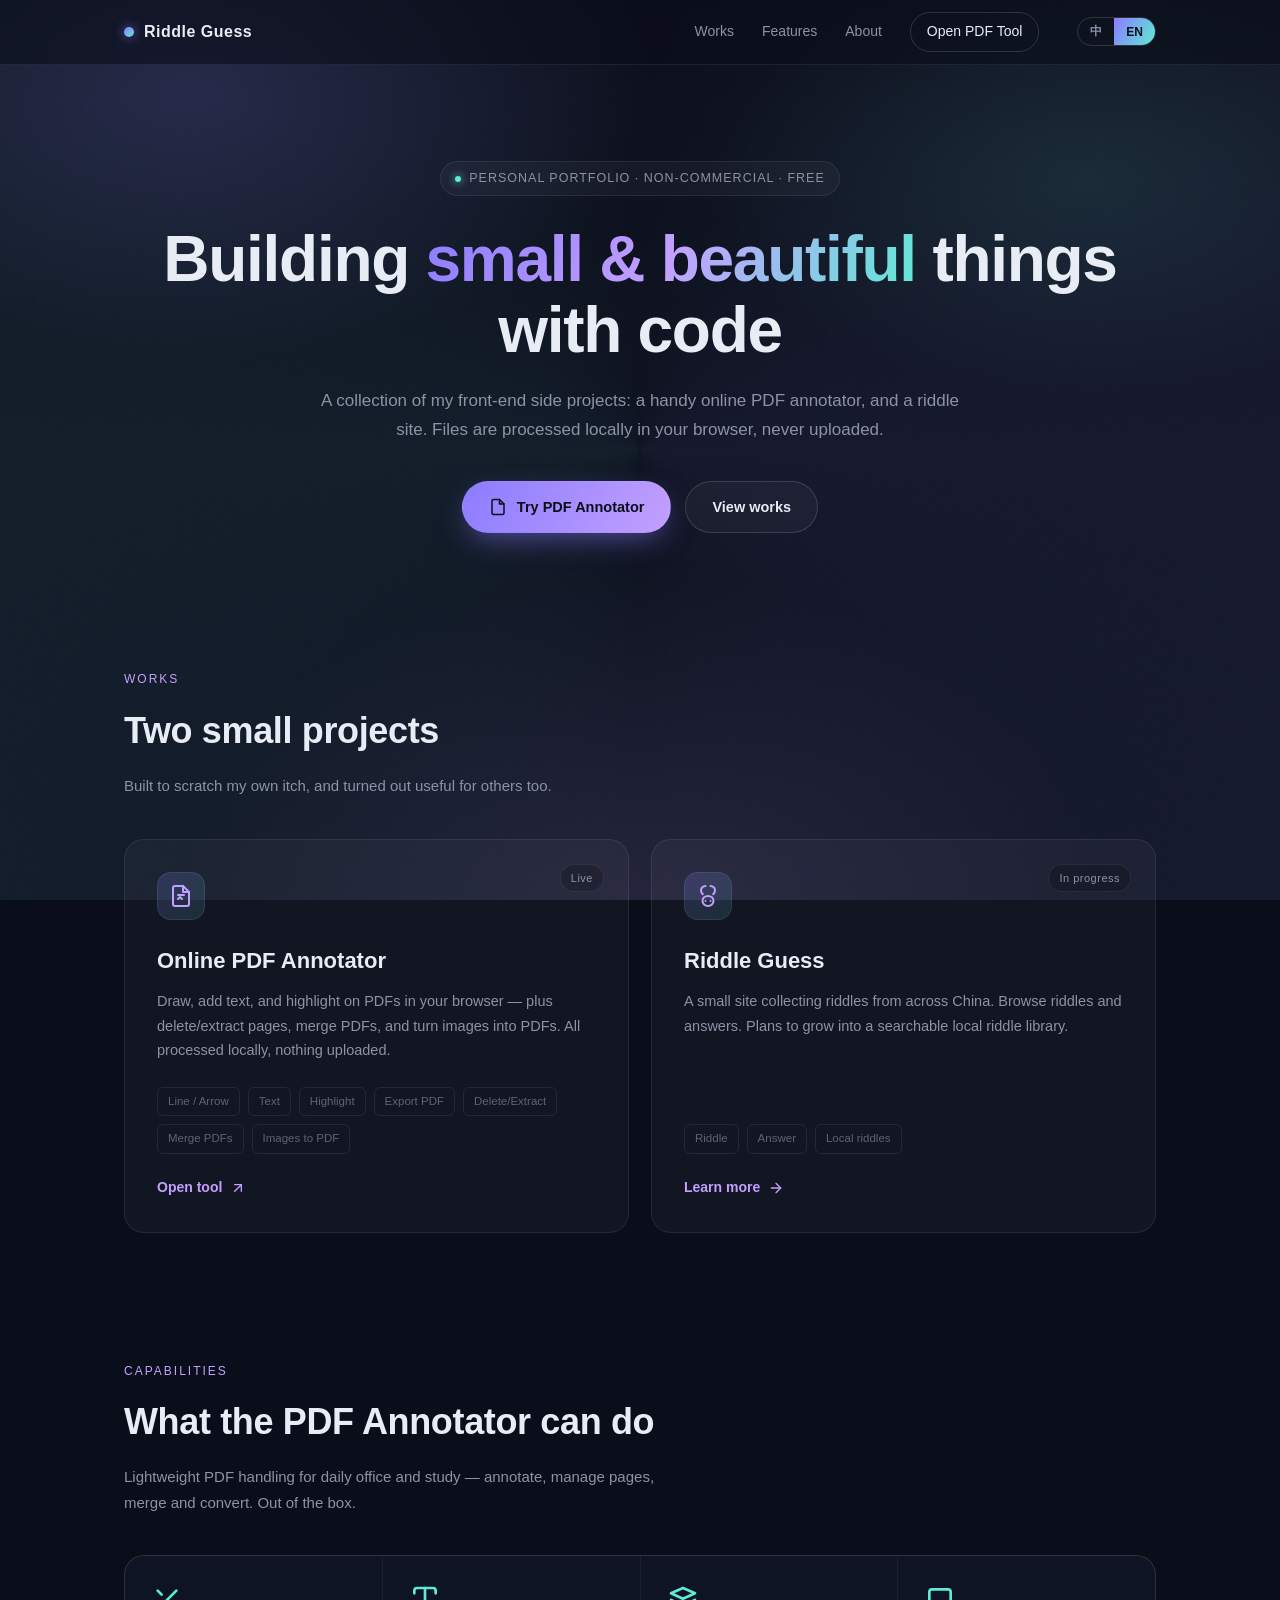
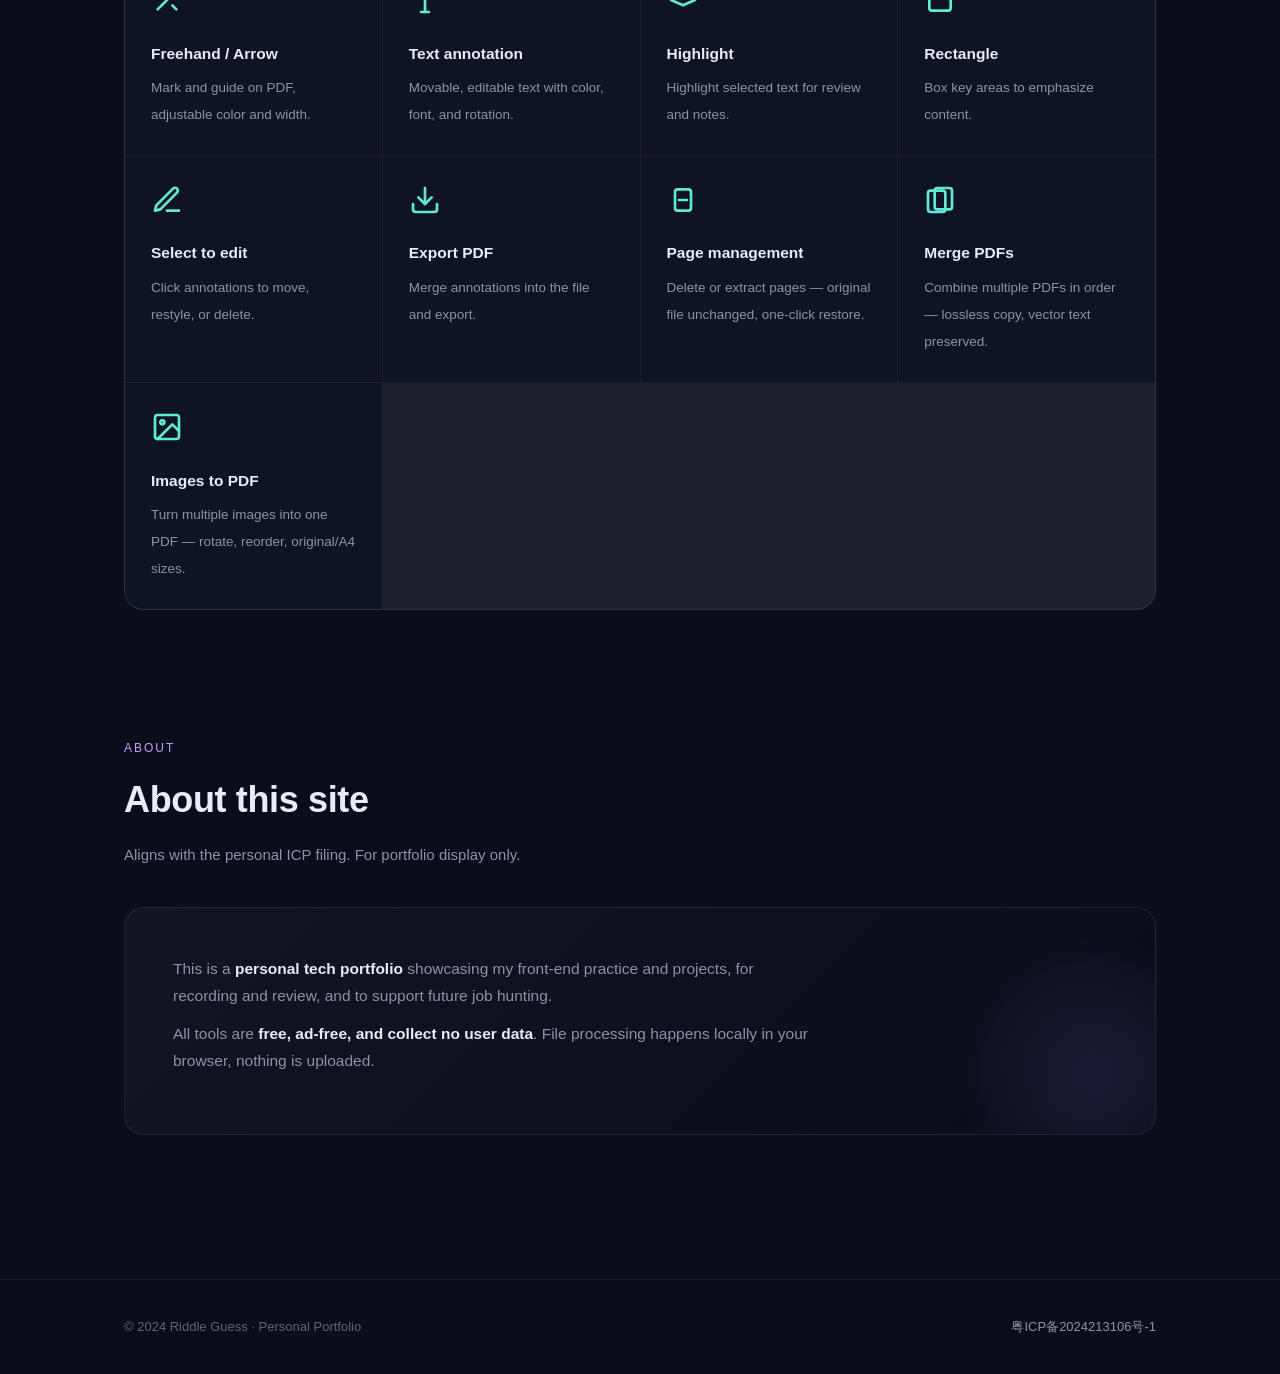
<file: index.html>
<!DOCTYPE html>
<html lang="zh-CN">
  <head>
    <meta charset="UTF-8" />
    <meta name="viewport" content="width=device-width, initial-scale=1.0" />

    <!-- ===== hreflang ===== -->
    <link id="hl_zh" rel="alternate" hreflang="zh-CN" href="https://miyucaicai.cn/" />
    <link id="hl_en" rel="alternate" hreflang="en" href="https://pdfmark.miyucaicai.cn/index.html" />
    <link id="hl_x" rel="alternate" hreflang="x-default" href="https://pdfmark.miyucaicai.cn/index.html" />

    <!-- ===== 核心 SEO（i18n 切换 content） ===== -->
    <title id="i18n_home_doc_title">米鱼菜菜 · 个人作品集 | PDF在线标注工具与谜语小站</title>
    <meta
      id="i18n_home_meta_desc"
      name="description"
      content="米鱼菜菜个人作品集，收录作者开发的两款小作品：PDF在线标注工具（支持画线、文字标注、高亮、导出PDF）与谜语猜猜。纯前端、免费、无需注册，浏览器直接使用。"
    />
    <meta
      name="keywords"
      content="米鱼菜菜,个人作品集,PDF标注,PDF编辑,PDF画线,PDF文字标注,PDF高亮,在线PDF工具,免费PDF标注,PDF批注工具,个人博客,前端作品,PDF annotator,online PDF tool"
    />
    <meta name="author" content="米鱼菜菜" />
    <meta name="robots" content="index, follow" />
    <meta name="language" content="zh-CN" />
    <meta name="revisit-after" content="7 days" />
    <meta name="baidu-site-verification" content="codeva-8sDr6Y2yoA" />
    <!-- ===== Open Graph ===== -->
    <meta property="og:type" content="website" />
    <meta property="og:site_name" content="米鱼菜菜 · 个人作品集" />
    <meta
      id="i18n_home_og_title"
      property="og:title"
      content="米鱼菜菜 · 个人作品集 | PDF在线标注工具与谜语小站"
    />
    <meta
      id="i18n_home_og_desc"
      property="og:description"
      content="作者的个人作品展示：PDF在线标注工具与谜语猜猜。纯前端、免费、无需注册。"
    />
    <meta id="i18n_home_og_locale" property="og:locale" content="zh_CN" />
    <meta id="og_url" property="og:url" content="https://miyucaicai.cn/" />

    <!-- ===== Twitter Cards ===== -->
    <meta name="twitter:card" content="summary_large_image" />
    <meta
      id="i18n_home_twitter_title"
      name="twitter:title"
      content="米鱼菜菜 · 个人作品集"
    />
    <meta
      id="i18n_home_twitter_desc"
      name="twitter:description"
      content="PDF在线标注工具与谜语猜猜，纯前端个人作品。"
    />

    <!-- ===== Canonical ===== -->
    <link id="canonical" rel="canonical" href="https://miyucaicai.cn/" />

    <!-- Favicon -->
    <link rel="icon" type="image/svg+xml" href="favicon.svg" />

    <!-- Sitemap -->
    <link rel="sitemap" type="application/xml" href="/sitemap.xml" />

    <!-- ===== 结构化数据 (JSON-LD) ===== -->
    <script type="application/ld+json">
      {
        "@context": "https://schema.org",
        "@type": "CollectionPage",
        "name": "米鱼菜菜 · 个人作品集",
        "url": "https://miyucaicai.cn/",
        "description": "作者的个人作品展示，包含 PDF 在线标注工具与谜语猜猜两款纯前端小作品。",
        "author": {
          "@type": "Person",
          "name": "米鱼菜菜"
        }
      }
    </script>

    <style>
      :root {
        --bg: #0a0e1a;
        --bg-2: #0f1424;
        --ink: #e8ecf5;
        --muted: #8b93a7;
        --faint: #5b6478;
        --brand: #8b7cff;
        --brand-2: #c3a0ff;
        --accent: #5eead4;
        --card: rgba(255, 255, 255, 0.035);
        --card-hover: rgba(255, 255, 255, 0.06);
        --border: rgba(255, 255, 255, 0.08);
        --border-strong: rgba(255, 255, 255, 0.14);
        --radius: 20px;
        --shadow: 0 24px 60px -20px rgba(0, 0, 0, 0.6);
      }
      * { box-sizing: border-box; }
      html, body { margin: 0; padding: 0; }
      body {
        font-family: -apple-system, BlinkMacSystemFont, "Segoe UI", "PingFang SC",
          "Hiragino Sans GB", "Microsoft YaHei", sans-serif;
        background: var(--bg);
        color: var(--ink);
        line-height: 1.7;
        -webkit-font-smoothing: antialiased;
        overflow-x: hidden;
      }
      a { color: inherit; text-decoration: none; }

      /* ===== Aurora 极光背景 ===== */
      .aurora {
        position: fixed;
        inset: 0;
        z-index: -1;
        overflow: hidden;
        background:
          radial-gradient(60% 50% at 15% 10%, rgba(139, 124, 255, 0.18), transparent 60%),
          radial-gradient(50% 40% at 85% 20%, rgba(94, 234, 212, 0.10), transparent 60%),
          radial-gradient(60% 60% at 50% 100%, rgba(195, 160, 255, 0.10), transparent 60%),
          linear-gradient(180deg, var(--bg) 0%, var(--bg-2) 100%);
      }
      .aurora::before {
        content: "";
        position: absolute;
        inset: -50%;
        background:
          conic-gradient(from 0deg at 50% 50%,
            transparent 0deg,
            rgba(139, 124, 255, 0.06) 90deg,
            transparent 180deg,
            rgba(94, 234, 212, 0.05) 270deg,
            transparent 360deg);
        animation: spin 40s linear infinite;
      }
      @keyframes spin { to { transform: rotate(360deg); } }
      .grain {
        position: fixed; inset: 0; z-index: -1; pointer-events: none;
        opacity: 0.04;
        background-image: url("data:image/svg+xml,%3Csvg xmlns='http://www.w3.org/2000/svg' width='160' height='160'%3E%3Cfilter id='n'%3E%3CfeTurbulence type='fractalNoise' baseFrequency='0.9' numOctaves='2'/%3E%3C/filter%3E%3Crect width='100%25' height='100%25' filter='url(%23n)'/%3E%3C/svg%3E");
      }

      .wrap { max-width: 1080px; margin: 0 auto; padding: 0 24px; }

      /* ===== 顶栏 ===== */
      .topbar {
        position: sticky; top: 0; z-index: 10;
        backdrop-filter: blur(14px);
        -webkit-backdrop-filter: blur(14px);
        background: rgba(10, 14, 26, 0.6);
        border-bottom: 1px solid var(--border);
      }
      .topbar .wrap {
        display: flex; align-items: center; justify-content: space-between;
        height: 64px;
      }
      .logo {
        font-weight: 700; font-size: 16px; letter-spacing: 0.5px;
        display: flex; align-items: center; gap: 10px;
      }
      .logo .dot {
        width: 10px; height: 10px; border-radius: 50%;
        background: linear-gradient(135deg, var(--brand), var(--accent));
        box-shadow: 0 0 12px rgba(139, 124, 255, 0.7);
      }
      .nav { font-size: 14px; color: var(--muted); display: flex; align-items: center; gap: 28px; }
      .nav a { transition: color .2s; }
      .nav a:hover { color: var(--ink); }
      .nav .ext {
        padding: 7px 16px; border: 1px solid var(--border-strong);
        border-radius: 999px; color: var(--ink);
      }
      .nav .ext:hover { background: var(--card-hover); }

      /* 语言切换器 */
      .lang-switch {
        display: inline-flex; gap: 0; margin-left: 10px;
        border: 1px solid var(--border-strong); border-radius: 999px; overflow: hidden;
      }
      .lang-btn {
        background: transparent; color: var(--muted); border: none;
        padding: 5px 12px; font-size: 12px; cursor: pointer;
        transition: all .2s; font-weight: 600;
      }
      .lang-btn:hover { color: var(--ink); }
      .lang-btn.active {
        background: linear-gradient(120deg, var(--brand), var(--accent));
        color: #0a0e1a;
      }

      /* ===== Hero ===== */
      .hero {
        padding: 96px 0 72px;
        text-align: center;
      }
      .hero .kicker {
        display: inline-flex; align-items: center; gap: 8px;
        font-size: 12.5px; color: var(--muted); letter-spacing: 1px;
        text-transform: uppercase;
        padding: 6px 14px; border: 1px solid var(--border);
        border-radius: 999px; margin-bottom: 28px;
        background: var(--card);
      }
      .hero .kicker .pulse {
        width: 6px; height: 6px; border-radius: 50%;
        background: var(--accent);
        box-shadow: 0 0 8px var(--accent);
        animation: pulse 2s ease-in-out infinite;
      }
      @keyframes pulse { 50% { opacity: 0.4; } }
      .hero h1 {
        font-size: clamp(36px, 6vw, 64px);
        line-height: 1.1; margin: 0 0 22px; font-weight: 700;
        letter-spacing: -0.02em;
      }
      .hero h1 .grad {
        background: linear-gradient(120deg, var(--brand) 0%, var(--brand-2) 50%, var(--accent) 100%);
        -webkit-background-clip: text; background-clip: text;
        -webkit-text-fill-color: transparent;
      }
      .hero p.lead {
        font-size: 17px; color: var(--muted); max-width: 640px;
        margin: 0 auto 36px;
      }
      .cta { display: flex; gap: 14px; justify-content: center; flex-wrap: wrap; }
      .btn {
        display: inline-flex; align-items: center; gap: 10px;
        padding: 13px 26px; border-radius: 999px; font-size: 14.5px;
        font-weight: 600; transition: all .2s; cursor: pointer; border: 1px solid transparent;
      }
      .btn-primary {
        background: linear-gradient(120deg, var(--brand), var(--brand-2));
        color: #0a0e1a;
        box-shadow: 0 10px 30px -8px rgba(139, 124, 255, 0.6);
      }
      .btn-primary:hover { transform: translateY(-2px); box-shadow: 0 16px 40px -8px rgba(139, 124, 255, 0.8); }
      .btn-ghost { color: var(--ink); border-color: var(--border-strong); background: var(--card); }
      .btn-ghost:hover { background: var(--card-hover); border-color: var(--brand); }

      /* ===== Section 通用 ===== */
      .section { padding: 64px 0; }
      .section-head { margin-bottom: 40px; }
      .section-head .label {
        font-size: 12px; color: var(--brand-2); letter-spacing: 2px;
        text-transform: uppercase; margin-bottom: 10px;
      }
      .section-head h2 {
        font-size: clamp(26px, 4vw, 36px); margin: 0 0 12px;
        font-weight: 700; letter-spacing: -0.01em;
      }
      .section-head p { color: var(--muted); font-size: 15px; max-width: 560px; margin: 0; }

      /* ===== 作品卡 ===== */
      .cards { display: grid; grid-template-columns: repeat(auto-fit, minmax(320px, 1fr)); gap: 22px; }
      .card {
        position: relative; padding: 32px;
        background: var(--card); border: 1px solid var(--border);
        border-radius: var(--radius); overflow: hidden;
        transition: transform .25s, border-color .25s, background .25s;
        display: flex; flex-direction: column;
      }
      .card::before {
        content: ""; position: absolute; inset: 0;
        background: radial-gradient(120% 80% at 0% 0%, rgba(139, 124, 255, 0.12), transparent 50%);
        opacity: 0; transition: opacity .3s; pointer-events: none;
      }
      .card:hover { transform: translateY(-6px); border-color: var(--border-strong); background: var(--card-hover); }
      .card:hover::before { opacity: 1; }
      .card .icon {
        width: 48px; height: 48px; border-radius: 14px;
        display: flex; align-items: center; justify-content: center;
        background: linear-gradient(135deg, rgba(139, 124, 255, 0.2), rgba(94, 234, 212, 0.12));
        border: 1px solid var(--border); margin-bottom: 22px; color: var(--brand-2);
      }
      .card .tag {
        position: absolute; top: 24px; right: 24px;
        font-size: 11px; color: var(--muted); letter-spacing: 0.5px;
        padding: 4px 10px; border: 1px solid var(--border); border-radius: 999px;
        background: rgba(0,0,0,0.2);
      }
      .card h3 { font-size: 22px; margin: 0 0 10px; font-weight: 700; }
      .card p { color: var(--muted); font-size: 14.5px; margin: 0 0 24px; flex: 1; }
      .card .meta { display: flex; gap: 8px; flex-wrap: wrap; margin-bottom: 22px; }
      .card .chip {
        font-size: 11.5px; color: var(--faint);
        padding: 4px 10px; border: 1px solid var(--border); border-radius: 6px;
      }
      .card .go {
        display: inline-flex; align-items: center; gap: 8px;
        color: var(--brand-2); font-weight: 600; font-size: 14px;
        transition: gap .2s;
      }
      .card .go:hover { gap: 12px; }

      /* ===== 特性 ===== */
      .features { display: grid; grid-template-columns: repeat(auto-fit, minmax(220px, 1fr)); gap: 1px; background: var(--border); border: 1px solid var(--border); border-radius: var(--radius); overflow: hidden; }
      .feature {
        background: var(--bg-2); padding: 28px 26px;
        transition: background .2s;
      }
      .feature:hover { background: var(--card-hover); }
      .feature .ico { width: 32px; height: 32px; color: var(--accent); margin-bottom: 16px; }
      .feature b { display: block; font-size: 15.5px; margin-bottom: 6px; color: var(--ink); }
      .feature span { color: var(--muted); font-size: 13.5px; }

      /* ===== 关于 ===== */
      .about {
        padding: 48px; border-radius: var(--radius);
        background: linear-gradient(135deg, var(--card), transparent);
        border: 1px solid var(--border); position: relative; overflow: hidden;
      }
      .about::after {
        content: ""; position: absolute; right: -80px; bottom: -80px;
        width: 280px; height: 280px; border-radius: 50%;
        background: radial-gradient(circle, rgba(139, 124, 255, 0.12), transparent 70%);
      }
      .about p { color: var(--muted); font-size: 15.5px; max-width: 640px; margin: 0 0 12px; position: relative; }
      .about p strong { color: var(--ink); font-weight: 600; }

      /* ===== 页脚 ===== */
      .footer {
        margin-top: 80px; padding: 36px 0;
        border-top: 1px solid var(--border);
      }
      .footer .wrap { display: flex; align-items: center; justify-content: space-between; flex-wrap: wrap; gap: 16px; }
      .footer .l { color: var(--faint); font-size: 13px; }
      .footer .r { display: flex; gap: 20px; align-items: center; }
      .footer a { color: var(--muted); font-size: 13px; transition: color .2s; }
      .footer a:hover { color: var(--brand-2); }

      /* ===== 入场动画 ===== */
      .reveal { opacity: 0; transform: translateY(20px); animation: reveal .8s cubic-bezier(.2,.7,.2,1) forwards; }
      @keyframes reveal { to { opacity: 1; transform: none; } }
      .d1 { animation-delay: .05s; } .d2 { animation-delay: .15s; }
      .d3 { animation-delay: .25s; } .d4 { animation-delay: .35s; }

      @media (max-width: 700px) {
        .nav .ext { display: none; }
        .about { padding: 32px 24px; }
        .hero { padding: 64px 0 48px; }
      }
      @media (prefers-reduced-motion: reduce) {
        .aurora::before, .pulse { animation: none; }
        .reveal { animation: none; opacity: 1; transform: none; }
      }
    </style>
  </head>

  <body>
    <div class="aurora"></div>
    <div class="grain"></div>

    <!-- 顶栏 -->
    <header class="topbar">
      <div class="wrap">
        <div class="logo"><span class="dot"></span><span data-i18n="brand">米鱼菜菜</span></div>
        <nav class="nav">
          <a href="#works" data-i18n="home_nav_works">作品</a>
          <a href="#features" data-i18n="home_nav_features">能力</a>
          <a href="#about" data-i18n="home_nav_about">关于</a>
          <a class="ext" href="pdf.html" data-i18n="home_nav_open_pdf">打开 PDF 工具</a>
          <div class="lang-switch" title="Language / 语言">
            <button data-lang-btn="zh" class="lang-btn active" data-i18n="lang_zh">中</button>
            <button data-lang-btn="en" class="lang-btn" data-i18n="lang_en">EN</button>
          </div>
        </nav>
      </div>
    </header>

    <!-- Hero -->
    <section class="hero">
      <div class="wrap">
        <div class="kicker reveal d1"><span class="pulse"></span><span data-i18n="home_kicker">个人作品集 · 非商业 · 免费使用</span></div>
        <h1 class="reveal d2"><span data-i18n="home_h1_pre">用代码做点 </span><span class="grad" data-i18n="home_h1_grad">小而美</span><span data-i18n="home_h1_post"> 的东西</span></h1>
        <p class="lead reveal d3" data-i18n="home_lead">
          这里收录我业余时间写的一些纯前端小作品：一个好用的 PDF 在线标注工具，
          以及一个谜语小站。文档不上传服务器，本地处理更安全。
        </p>
        <div class="cta reveal d4">
          <a class="btn btn-primary" href="pdf.html">
            <svg width="18" height="18" viewBox="0 0 24 24" fill="none" stroke="currentColor" stroke-width="2" stroke-linecap="round" stroke-linejoin="round"><path d="M14 2H6a2 2 0 0 0-2 2v16a2 2 0 0 0 2 2h12a2 2 0 0 0 2-2V8z"/><path d="M14 2v6h6"/></svg>
            <span data-i18n="home_cta_primary">立即体验 PDF 标注</span>
          </a>
          <a class="btn btn-ghost" href="#works" data-i18n="home_cta_ghost">查看作品</a>
        </div>
      </div>
    </section>

    <!-- 作品 -->
    <section class="section" id="works">
      <div class="wrap">
        <div class="section-head">
          <div class="label" data-i18n="home_works_label">Works</div>
          <h2 data-i18n="home_works_h2">两款小作品</h2>
          <p data-i18n="home_works_p">都是为了解决自己的实际需求顺手做的，做完发现也能给别人用。</p>
        </div>
        <div class="cards">
          <!-- PDF 标注工具 -->
          <a class="card" href="pdf.html">
            <span class="tag" data-i18n="home_card1_tag">已上线</span>
            <div class="icon">
              <svg width="24" height="24" viewBox="0 0 24 24" fill="none" stroke="currentColor" stroke-width="2" stroke-linecap="round" stroke-linejoin="round"><path d="M14 2H6a2 2 0 0 0-2 2v16a2 2 0 0 0 2 2h12a2 2 0 0 0 2-2V8z"/><path d="M14 2v6h6"/><path d="M9 15l2-2 2 2"/><path d="M9 11h6"/></svg>
            </div>
            <h3 data-i18n="home_card1_h3">PDF 在线标注工具</h3>
            <p data-i18n="home_card1_p">在浏览器里给 PDF 画线、加文字、高亮重点，还能删除/提取页面、合并多个 PDF、图片转 PDF，全部本地处理、不上传。</p>
            <div class="meta">
              <span class="chip" data-i18n="home_chip_line">画线 / 箭头</span>
              <span class="chip" data-i18n="home_chip_text">文字标注</span>
              <span class="chip" data-i18n="home_chip_highlight">高亮</span>
              <span class="chip" data-i18n="home_chip_export">导出 PDF</span>
              <span class="chip" data-i18n="home_chip_pages">删页 / 提取</span>
              <span class="chip" data-i18n="home_chip_merge">合并 PDF</span>
              <span class="chip" data-i18n="home_chip_image">图片转 PDF</span>
            </div>
            <span class="go"><span data-i18n="home_card1_go">打开工具</span>
              <svg width="16" height="16" viewBox="0 0 24 24" fill="none" stroke="currentColor" stroke-width="2" stroke-linecap="round" stroke-linejoin="round"><path d="M7 17L17 7"/><path d="M7 7h10v10"/></svg>
            </span>
          </a>

          <!-- 谜语猜猜 -->
          <a class="card" href="#about">
            <span class="tag" data-i18n="home_card2_tag">持续完善</span>
            <div class="icon">
              <svg width="24" height="24" viewBox="0 0 24 24" fill="none" stroke="currentColor" stroke-width="2" stroke-linecap="round" stroke-linejoin="round"><path d="M9.5 2A4.5 4.5 0 0 0 5 6.5c0 1.5.7 2.8 1.8 3.6"/><path d="M14.5 2A4.5 4.5 0 0 1 19 6.5c0 1.5-.7 2.8-1.8 3.6"/><path d="M12 12c-3 0-5.5 2-5.5 5 0 2.8 2.5 5 5.5 5s5.5-2.2 5.5-5c0-3-2.5-5-5.5-5z"/><path d="M9.5 17h.01"/><path d="M14.5 17h.01"/></svg>
            </div>
            <h3 data-i18n="home_card2_h3">米鱼菜菜</h3>
            <p data-i18n="home_card2_p">收集中国各地趣味谜语的小站，看谜面、猜谜底。计划逐步收录更多地方谜语，做成可查阅的谜语库。</p>
            <div class="meta">
              <span class="chip" data-i18n="home_chip_riddle1">谜面</span>
              <span class="chip" data-i18n="home_chip_riddle2">谜底</span>
              <span class="chip" data-i18n="home_chip_riddle3">地方谜语</span>
            </div>
            <span class="go"><span data-i18n="home_card2_go">了解更多</span>
              <svg width="16" height="16" viewBox="0 0 24 24" fill="none" stroke="currentColor" stroke-width="2" stroke-linecap="round" stroke-linejoin="round"><path d="M5 12h14"/><path d="M12 5l7 7-7 7"/></svg>
            </span>
          </a>
        </div>
      </div>
    </section>

    <!-- PDF 工具能力 -->
    <section class="section" id="features">
      <div class="wrap">
        <div class="section-head">
          <div class="label" data-i18n="home_feat_label">Capabilities</div>
          <h2 data-i18n="home_feat_h2">PDF 标注工具能做什么</h2>
          <p data-i18n="home_feat_p">面向日常办公与学习的轻量 PDF 处理需求，标注、页面管理、合并转换，开箱即用。</p>
        </div>
        <div class="features">
          <div class="feature">
            <svg class="ico" viewBox="0 0 24 24" fill="none" stroke="currentColor" stroke-width="2" stroke-linecap="round" stroke-linejoin="round"><path d="M5 19l14-14"/><path d="M5 5l3 3"/><path d="M19 19l-3-3"/></svg>
            <b data-i18n="home_feat1_b">自由画线 / 箭头</b><span data-i18n="home_feat1_s">在 PDF 上画重点、做指引，可调颜色与粗细。</span>
          </div>
          <div class="feature">
            <svg class="ico" viewBox="0 0 24 24" fill="none" stroke="currentColor" stroke-width="2" stroke-linecap="round" stroke-linejoin="round"><path d="M4 7V5a2 2 0 0 1 2-2h12a2 2 0 0 1 2 2v2"/><path d="M9 21h6"/><path d="M12 3v18"/></svg>
            <b data-i18n="home_feat2_b">文字标注</b><span data-i18n="home_feat2_s">添加可移动、可编辑的文字，支持颜色、字体、旋转。</span>
          </div>
          <div class="feature">
            <svg class="ico" viewBox="0 0 24 24" fill="none" stroke="currentColor" stroke-width="2" stroke-linecap="round" stroke-linejoin="round"><path d="M3 7l9-4 9 4-9 4-9-4z"/><path d="M3 12l9 4 9-4"/></svg>
            <b data-i18n="home_feat3_b">高亮标记</b><span data-i18n="home_feat3_s">选中文本区域高亮，方便复习与批注。</span>
          </div>
          <div class="feature">
            <svg class="ico" viewBox="0 0 24 24" fill="none" stroke="currentColor" stroke-width="2" stroke-linecap="round" stroke-linejoin="round"><rect x="4" y="4" width="16" height="16" rx="2"/></svg>
            <b data-i18n="home_feat4_b">矩形框选</b><span data-i18n="home_feat4_s">框出关键区域，突出重点内容。</span>
          </div>
          <div class="feature">
            <svg class="ico" viewBox="0 0 24 24" fill="none" stroke="currentColor" stroke-width="2" stroke-linecap="round" stroke-linejoin="round"><path d="M12 20h9"/><path d="M16.5 3.5a2.1 2.1 0 0 1 3 3L7 19l-4 1 1-4z"/></svg>
            <b data-i18n="home_feat5_b">选中即改</b><span data-i18n="home_feat5_s">点选标注可移动、改样式、删除，灵活调整。</span>
          </div>
          <div class="feature">
            <svg class="ico" viewBox="0 0 24 24" fill="none" stroke="currentColor" stroke-width="2" stroke-linecap="round" stroke-linejoin="round"><path d="M21 15v4a2 2 0 0 1-2 2H5a2 2 0 0 1-2-2v-4"/><path d="M7 10l5 5 5-5"/><path d="M12 15V3"/></svg>
            <b data-i18n="home_feat6_b">导出 PDF</b><span data-i18n="home_feat6_s">标注合并进原文件，导出带批注的 PDF。</span>
          </div>
          <div class="feature">
            <svg class="ico" viewBox="0 0 24 24" fill="none" stroke="currentColor" stroke-width="2" stroke-linecap="round" stroke-linejoin="round"><rect x="6" y="4" width="12" height="16" rx="2"/><path d="M9 12h6"/></svg>
            <b data-i18n="home_feat7_b">页面管理</b><span data-i18n="home_feat7_s">删除多余页、提取需要的页，原文件不变、可一键恢复。</span>
          </div>
          <div class="feature">
            <svg class="ico" viewBox="0 0 24 24" fill="none" stroke="currentColor" stroke-width="2" stroke-linecap="round" stroke-linejoin="round"><rect x="3" y="5" width="13" height="16" rx="2"/><rect x="8" y="3" width="13" height="16" rx="2"/></svg>
            <b data-i18n="home_feat8_b">合并 PDF</b><span data-i18n="home_feat8_s">多个 PDF 按顺序拼成一个，无损复制、矢量文字保留。</span>
          </div>
          <div class="feature">
            <svg class="ico" viewBox="0 0 24 24" fill="none" stroke="currentColor" stroke-width="2" stroke-linecap="round" stroke-linejoin="round"><rect x="3" y="3" width="18" height="18" rx="2"/><circle cx="8.5" cy="8.5" r="1.5"/><path d="M21 15l-5-5L5 21"/></svg>
            <b data-i18n="home_feat9_b">图片转 PDF</b><span data-i18n="home_feat9_s">多张图片生成一个 PDF，支持旋转、调序、原图/A4 尺寸。</span>
          </div>
        </div>
      </div>
    </section>

    <!-- 关于 -->
    <section class="section" id="about">
      <div class="wrap">
        <div class="section-head">
          <div class="label" data-i18n="home_about_label">About</div>
          <h2 data-i18n="home_about_h2">关于本站</h2>
          <p data-i18n="home_about_p">定位与个人备案信息一致，纯作品展示用途。</p>
        </div>
        <div class="about">
          <p data-i18n-html="home_about_p1">
            本站是<strong>个人技术作品集</strong>，用于展示我在前端开发上的练习与作品，
            便于记录和复盘，也为日后找工作增加一点说服力。
          </p>
          <p data-i18n-html="home_about_p2">
            所有工具均<strong>免费、无广告、不收集用户数据</strong>，文档处理均在你的浏览器本地完成，
            不会上传到服务器。
          </p>
        </div>
      </div>
    </section>

    <!-- 页脚 -->
    <footer class="footer">
      <div class="wrap">
        <div class="l" data-i18n="home_footer">© 2024 谜语猜猜 · 个人作品集</div>
        <div class="r">
          <a href="https://beian.miit.gov.cn/" target="_blank" rel="noopener">粤ICP备2024213106号-1</a>
        </div>
      </div>
    </footer>

    <!-- i18n 语言包（共享 PDF 工具同一份字典） -->
    <script src="js/i18n.js"></script>
  </body>
</html>
</file>
